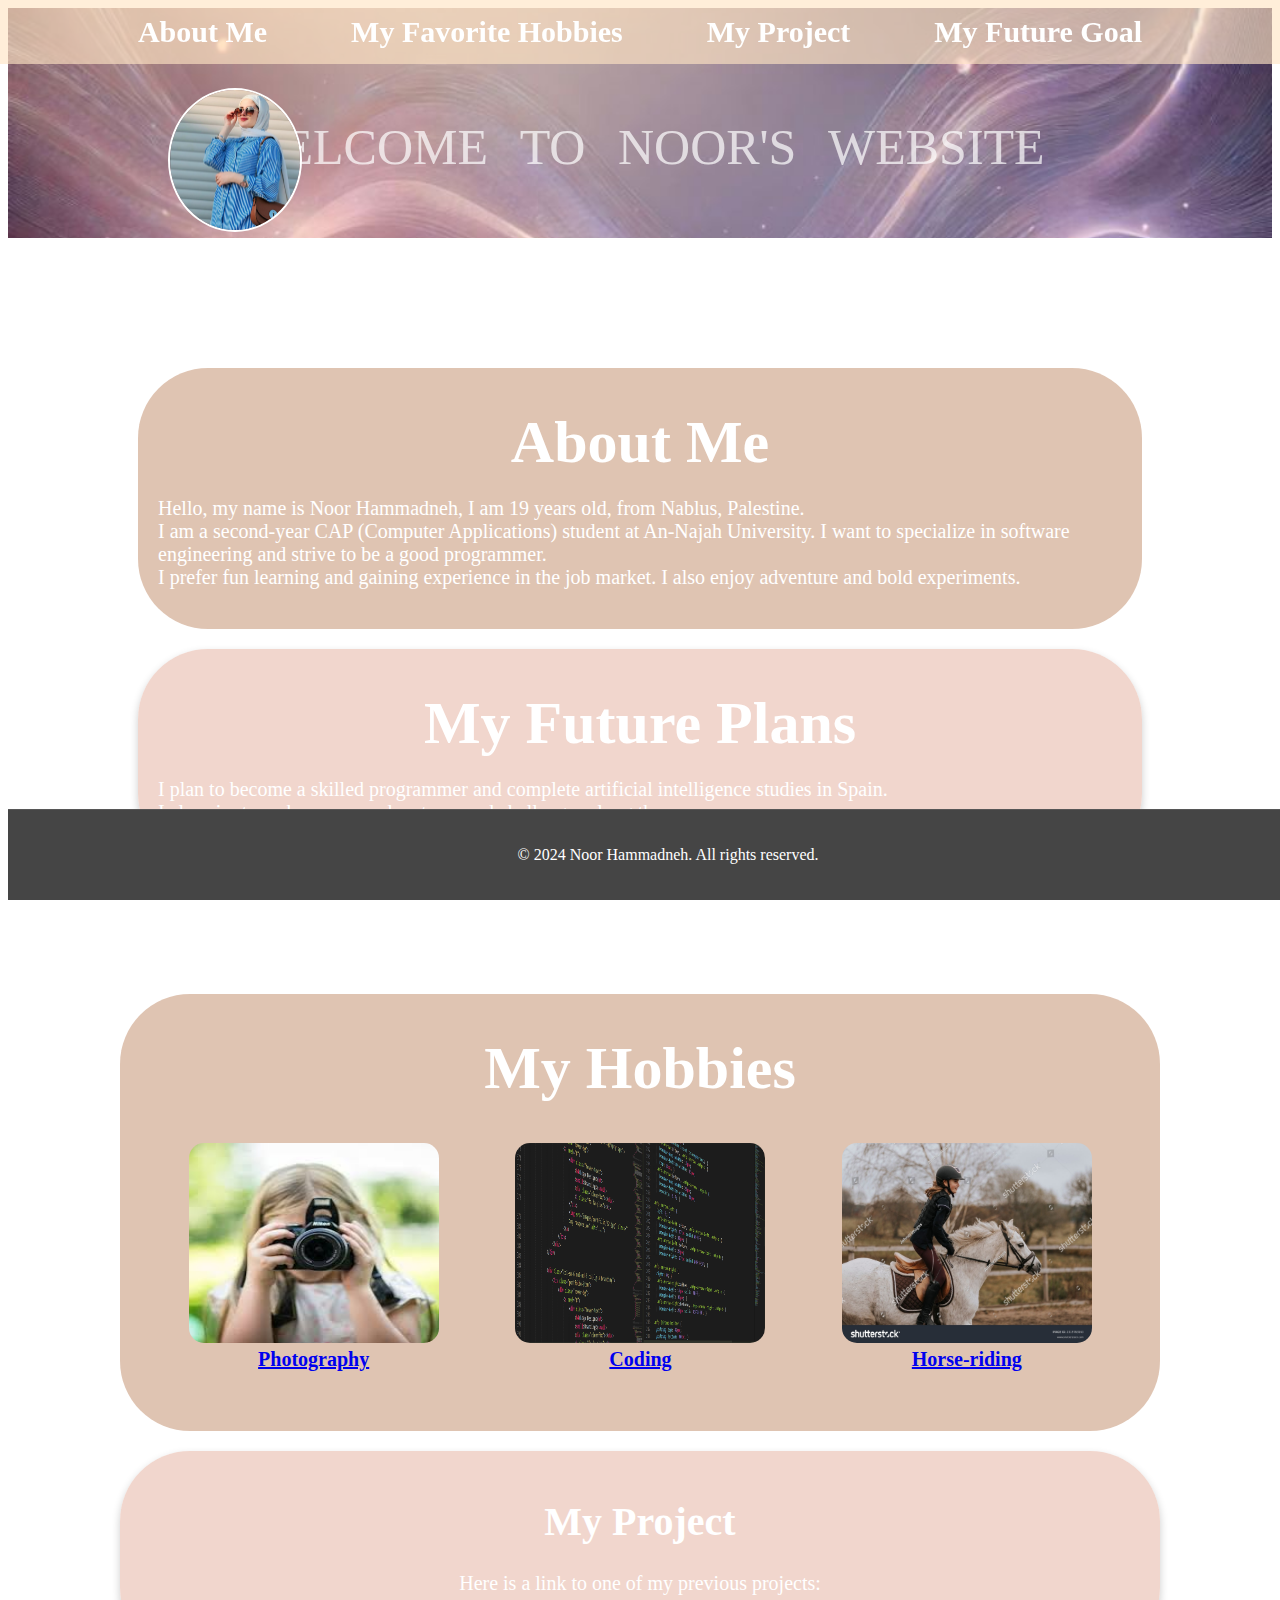
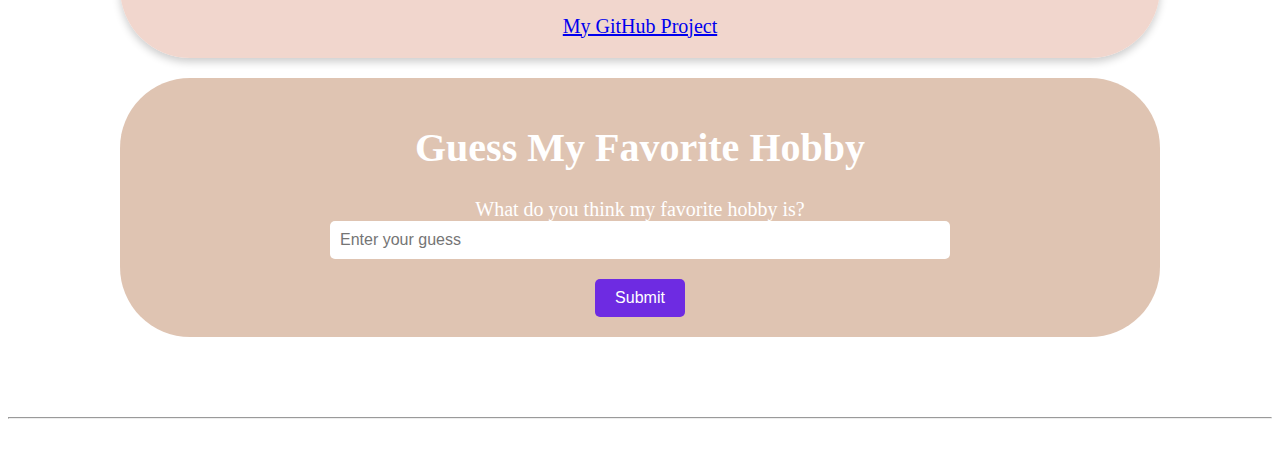
<file: index.html>
<!DOCTYPE html>
<html lang="en">
<head>
    <meta charset="UTF-8">
    <meta name="viewport" content="width=device-width, initial-scale=1.0">
    <title>Noor's Website</title>
    <link rel="stylesheet" href="web.css">
</head>
<body>
    <header>
        <nav>
            <ul>
                <li><a href="#AboutMe">About Me</a></li>
                <li><a href="#Hobbies">My Favorite Hobbies</a></li>
                <li><a href="#project">My Project</a></li>
                <li><a href="#future">My Future Goal</a></li>
            </ul>
        </nav>
        <div class="profile">
            <img src="./WhatsApp Image 2024-10-06 at 19.31.13_4a4c801b.jpg" alt="Noor" width="80" height="90" class="profile-image">
            <h1>WELCOME TO NOOR'S WEBSITE</h1>
        </div>
    </header>
    <main>
   
        <section class="about" id="AboutMe">
            <h1>About Me</h1>
            <p>
                Hello, my name is Noor Hammadneh, I am 19 years old, from Nablus, Palestine. <br>
                I am a second-year CAP (Computer Applications) student at An-Najah University. I want to specialize in software engineering and strive to be a good programmer.<br>
                I prefer fun learning and gaining experience in the job market. I also enjoy adventure and bold experiments.
            </p>
        </section>
        <section class="future" id="future">
            <h1>My Future Plans</h1>
            <p id="My future plan">
                I plan to become a skilled programmer and complete artificial intelligence studies in Spain. <br>
                I also aim to embrace new adventures and challenges along the way.
            </p>
        </section>
    </main>
    <section class="hobbies" id="Hobbies">
        <h1>My Hobbies</h1>
        <ul>
            <li>
                <img src="./phoroovoor.jpeg" alt="Photography" width="300" height="200">
                <a href="https://www.nlalorphotography.com/blog/taking-up-photography-as-a-hobby" target="_blank">
                    <b>Photography</b>
                </a>
            </li>
            <li>
                <img src="./programming-1836330_1280.png" alt="Coding" width="300" height="200">
                <a href="https://www.indeed.com/career-advice/career-development/hobbies-that-" target="_blank">
                    <b>Coding</b>
                </a>
            </li>
            <li>
                <img src="./الخيل.jpg" alt="Horse-riding" width="300" height="200">
                <a href="https://www.theplaidhorse.com/2024/06/05/beyond-the-saddle-exciting-hobbies" target="_blank">
                    <b>Horse-riding</b>
                </a>
            </li>
        </ul>
    </section>

    <section id="project" class="project">
        <h1>My Project</h1>
        <p>Here is a link to one of my previous projects:</p>
        <a href="https://github.com/noorzahi12/web1.git" target="_blank">My GitHub Project</a>
    </section>

    <section id="guess">
        <h1>Guess My Favorite Hobby</h1>
        <form action="/submit-hobby" method="POST">
            <label for="hobby">What do you think my favorite hobby is?</label><br>
            <input type="text" id="hobby" name="hobby" placeholder="Enter your guess"><br>
            <input type="submit" value="Submit">
        </form>
    </section>
    <br> <br>  <br> <br> <hr> 
    <br>
    <footer>
        <p>&copy; 2024 Noor Hammadneh. All rights reserved.</p>
    </footer>
</body>
</html>
</file>
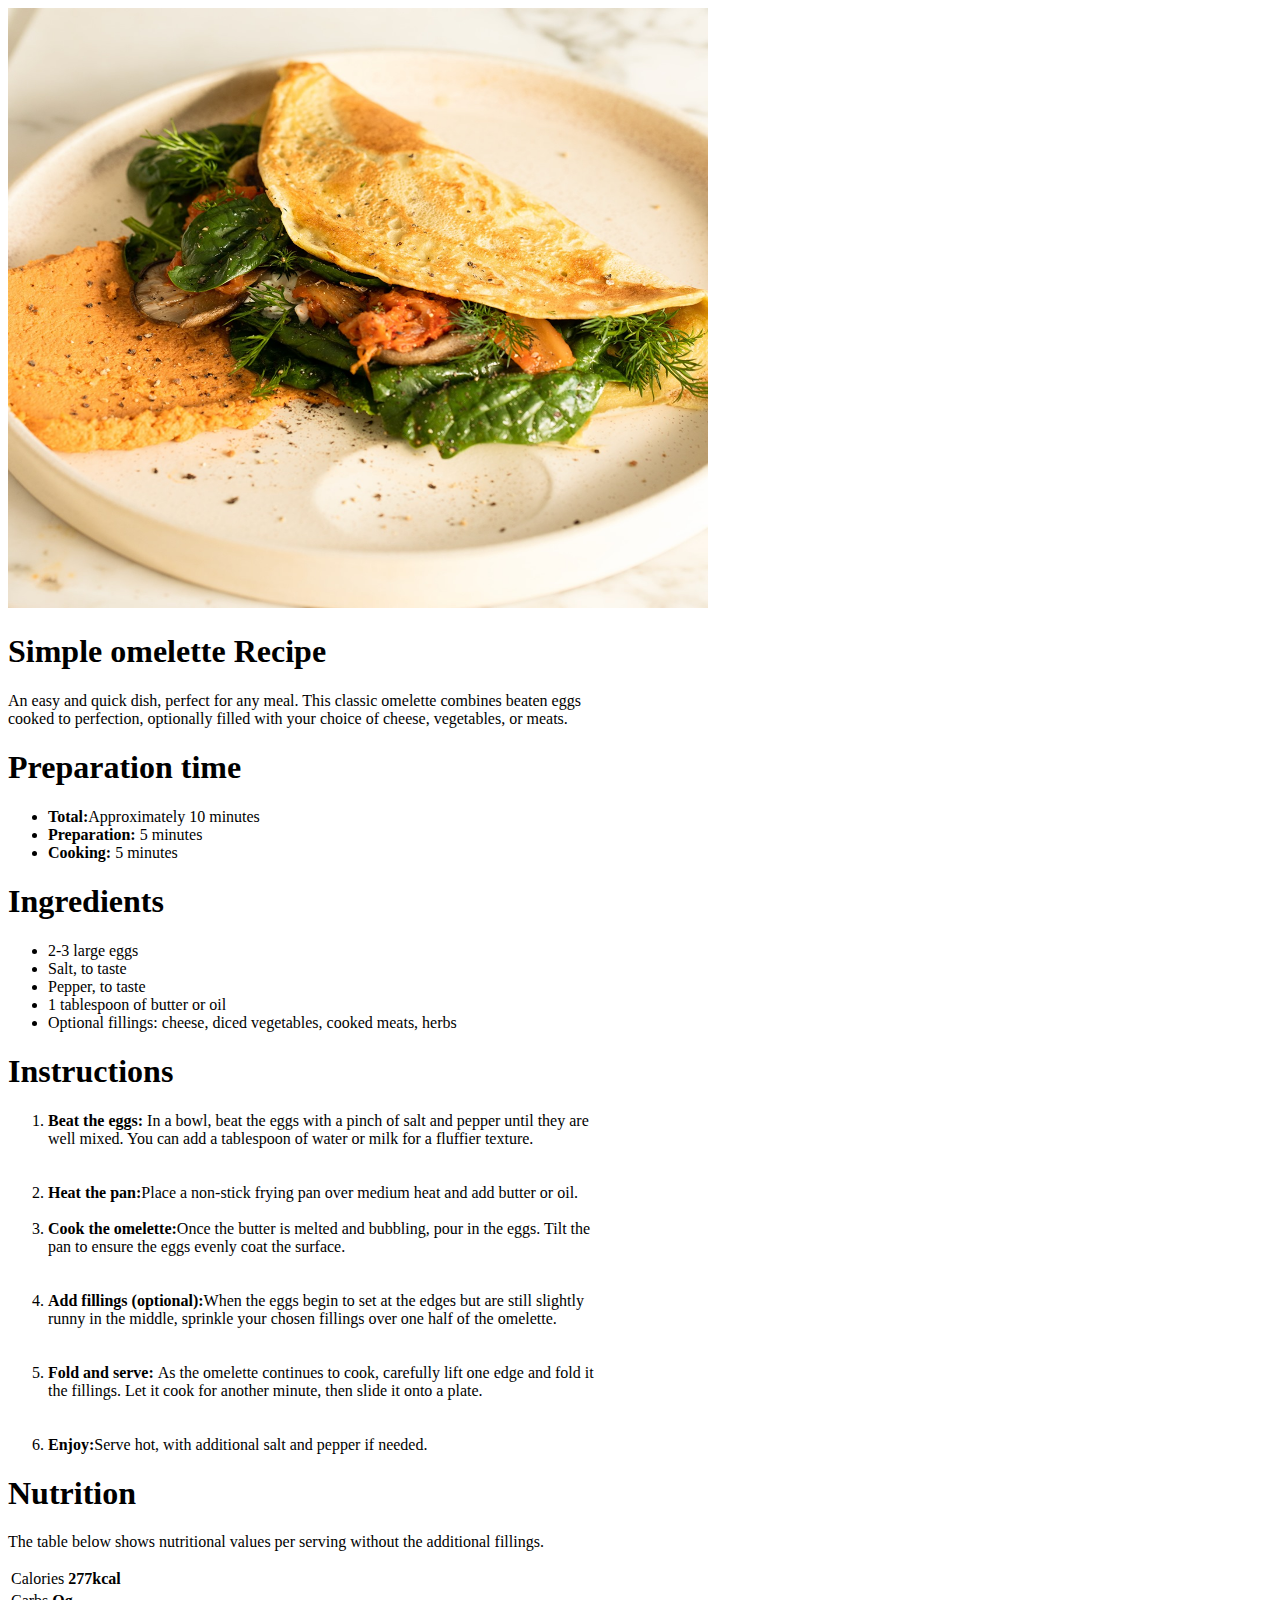
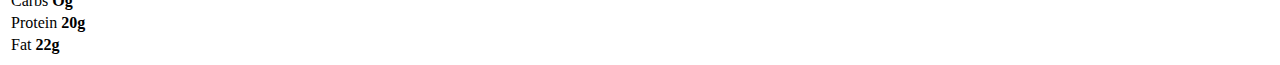
<file: WEB.HTML>
<!DOCTYPE html>
<html lang="en">
<head>
    <meta charset="UTF-8">
    <meta name="viewport" content="width=device-width, initial-scale=1.0">
    <title>description omelette</title>
</head>
<body>
    <div id="1">
        <img src="./photo.web.jpg  " alt=""bb" width="700" height="600"/>
    <h1>Simple omelette Recipe</h1>
    <p>
        An easy and quick dish, perfect for any meal. This classic omelette combines beaten eggs 
        <br> cooked to perfection, optionally filled with your choice of cheese, vegetables, or meats.
    </br>
    </p>
</div>
    <div id="2">
      <h1> Preparation time </h1>  
        <ul>
            <li>
            <b>Total:</b>Approximately 10 minutes
        </li>
        <li>
            <b>Preparation: </b>5 minutes
        </li>
        <li>
        <b>Cooking: </b> 5 minutes

        </li>
        </ul>
    </div>
       <div id= "3">
   <h1>Ingredients</h1>
<ul>
<li>2-3 large eggs</li>
<li>Salt, to taste</li> 
<li> Pepper, to taste</li>
<li>   1 tablespoon of butter or oil</li>
<li> Optional fillings: cheese, diced vegetables, cooked meats, herbs
</li>
</ul>
    </div>
   <div id="4">

    <h1>Instructions </h1>
    <ol>
<li>
    <b> Beat the eggs:</b> In a bowl, beat the eggs with a pinch of salt and pepper until they are <br>
        well mixed. You can add a tablespoon of water or milk for a fluffier texture.</br>  
        <br> </br>
</li>

        <li>
            <b> Heat the pan:</b>Place a non-stick frying pan over medium heat and add butter or oil.<br>
        </br>  </li>

<li>
    <b> Cook the omelette:</b>Once the butter is melted and bubbling, pour in the eggs. Tilt the <br>
    pan to ensure the eggs evenly coat the surface.</br> <br>
    </br>
</li>
<li>
    <b>Add fillings (optional):</b>When the eggs begin to set at the edges but are still slightly <br>
    runny in the middle, sprinkle your chosen fillings over one half of the omelette.</br> <br>
</br>
</li>

<li>
    <b> Fold and serve: </b> As the omelette continues to cook, carefully lift one edge and fold it <br>
    the fillings. Let it cook for another minute, then slide it onto a plate.</br> <br> </br>
</li>

<li>
<b>Enjoy:</b>Serve hot, with additional salt and pepper if needed. 
</li>
    </ol>
   </div>
   <div id="5">
<h1> Nutrition</h1>
<p>  The table below shows nutritional values per serving without the additional fillings.</p>
<table>
<tr> 
 <td> Calories     <b> 277kcal
    </b> </td> </tr>
<tr>  
    <td>  Carbs    <b> Og

</b> </td> </tr>
<tr> 
    <td> Protein        <b>20g

</b> </tr> </td>

<tr> <td>  Fat     <b>22g

</b> </tr> </td>

</table>

   </div>
</body>
</html>
</file>
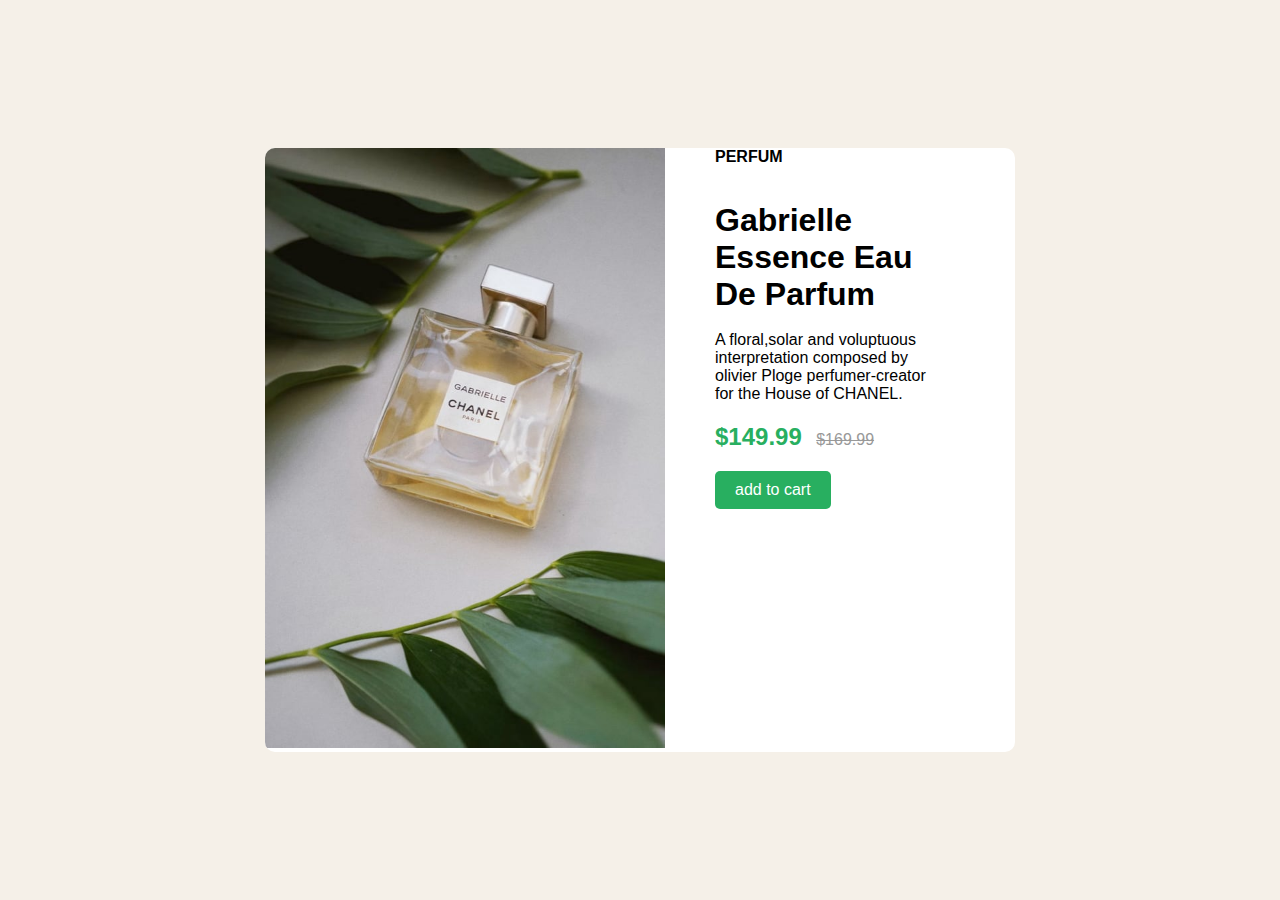
<file: product-preview-card-component-main/product-preview-card-component-main/noor.html>
<!DOCTYPE html>
<html lang="en">
<head>
    <meta charset="UTF-8">
    <meta name="viewport" content="width=device-width, initial-scale=1.0">
    <title>Best Buy</title>
    <link rel="stylesheet" href="noor.css">

</head>
<body>
    <div class="product-card">
        <div class="prodect-img">
<img src="./images/image-product-desktop.jpg" alt="noor" alt="noor" height="600" width="400">
</div>
<div class="prodect-info">
<h4> PERFUM</h4> <br><br>

<h1>Gabrielle <br>Essence Eau<br> De Parfum</h1>  <br>
<p>A floral,solar and voluptuous <br>
    interpretation composed by<br> olivier Ploge perfumer-creator<br> for the House of CHANEL.</p>
<div class="price">
    <span class="current-price">$149.99</span>
    <span class="original-price">$169.99</span>
</div>
<button class="add-to-cart">add to cart</button>

</button>
</div>
    </div>
</body>
</html>
</file>
<file: web.css>
header {
    background-image: url(./noor\ img.jpg); 
    background-size: cover; 
    background-position: center; 
    text-align:center; 
    padding: 40px; 
    color:rgb(255, 255, 255);
    position:relative; 
    height: 150px;
}

nav {
    background-color:rgba(255, 228, 196, 0.642); 
    text-align: center; 
    position:fixed; 
    top: 0; 
    left: 0;
    right: 0; 
    z-index: 10;
    padding: 15px 0; 
}

nav ul {
    list-style-type: none; 
    margin: 0;
    padding: 0;
}

nav ul li {
    display: inline-block; 
    margin: 0 25px; 
}

nav ul li a {
    color: white; 
    text-decoration: none; 
    font-size: 30px;
    padding: 15px;
    font-family:Georgia, 'Times New Roman', Times, serif;
    font-weight: bold;
}

nav ul li a:hover {
    background-color:rgb(110, 43, 226); 
    border-radius: 5px; 
}

.profile-image {
    width: 130px; 
    height: 140px;  
    border-radius: 50%;  
    object-fit: cover;  
    border: 2px solid white; 
    position: absolute;
    top: 80px;   
    left: 160px;  
}

.profile h1 {
    font-size: 50px; 
    word-spacing: 20px;
    color: rgba(255, 255, 255, 0.7); 
    text-transform: uppercase; 
    font-weight:normal; 
    margin-top: 70px; 
}
main {
    margin: 100px;
    padding: 30px;
    background-color: rgba(255, 196, 196, 0);
}
.about {
    background-color: rgba(220, 190, 170, 0.9); 
    color: white; 
    padding: 20px; 
    margin-top: 0px; 
    text-align: left; 
    width:auto; 
    max-width: 1000px; 
    margin-left:auto; 
    margin-right:auto;
        font-size: 20px;
    border-radius: 70px; 
}

.about h1 {
    text-align: center;
    font-size: 60px;
    margin: 20px 0; 
}
.future {
    background-color: rgba(240, 210, 200, 0.9);; 
    color: white; 
    padding: 20px; 
    margin-top: 20px; 
    text-align: left; 
    width: auto; 
    max-width: 1000px; 
    margin-left: auto; 
    margin-right: auto;
    font-size: 20px;
    border-radius: 70px; 
    box-shadow: 0 4px 8px rgba(0, 0, 0, 0.2); 
}

.future h1 {
    text-align: center;
    font-size: 60px;
    margin: 20px 0; 
}

.hobbies {
    background-color:rgba(220, 190, 170, 0.9); 
    color: white; 
    padding: 20px; 
    margin-top: 20px; 
    text-align: center; 
    width: auto; 
    max-width: 1000px; 
    margin-left: auto; 
    margin-right: auto;
    font-size: 20px;
    border-radius: 70px; 
}

.hobbies h1 {
    text-align: center;
    font-size: 60px;
    margin: 20px 0; 
    justify-content: space-around;
}

.hobbies ul {
    list-style-type: none;
    padding: 0;
    display: flex; 
}

.hobbies ul li {
    position: relative; 
    margin: 20px; 
}

.hobby-container {
    position: relative; 
}

.hobbies ul li img {
    border-radius: 15px;
    width: 250px; 
    height: 200; 
transition:  transform 0.3s ease;

}

.project {
    background-color:rgba(240, 210, 200, 0.9); 
    color: white;
    padding: 20px;
    margin-top: 20px; 
    text-align: center; 
    width: auto;
    max-width: 1000px;
    margin-left: auto;
    margin-right: auto;
    font-size: 20px;
    border-radius: 70px;
    box-shadow: 0 4px 8px rgba(0, 0, 0, 0.2);
}

#guess {
    background-color: rgba(220, 190, 170, 0.9);
    color: white;
    padding: 20px;
    margin-top: 20px;
    text-align: center;
    width: auto;
    max-width: 1000px;
    margin-left: auto;
    margin-right: auto;
    font-size: 20px;
    border-radius: 70px;
 
}

#guess input[type="text"] {
    padding: 10px;
    font-size: 16px;
    width: 60%;
    margin-bottom: 20px;
    border-radius: 5px;
    border: none;
}

#guess input[type="submit"] {
    padding: 10px 20px;
    background-color: rgb(110, 43, 226);
    color: white;
    font-size: 16px;
    border: none;
    border-radius: 5px;
    cursor: pointer;
}

#guess input[type="submit"]:hover {
    background-color: rgb(90, 35, 200); 
}

footer {
    text-align: center;
    padding: 20px;
    background-color: hsl(0, 0%, 27%);
    color: white;
    font-size: 16px;
    position: fixed;
    width: 100%;
    bottom: 0;
    border-top: 1px solid rgba(255, 255, 255, 0.1);
}
</file>
<file: product-preview-card-component-main/product-preview-card-component-main/noor.css>
* {
    margin: 0;
    padding: 0;
    box-sizing: border-box;
}

body {
    font-family: Arial, sans-serif;
    background-color: #f5f0e8;
    display: flex;
    justify-content: center;
    align-items: center;
    height: 100vh;
}

.product-card {
    display: flex;
    background-color: hsl(0, 0%, 100%);
    border-radius: 10px;
    overflow: hidden;
    max-width: 750px; 
    width: 100%;
    gap: 50px;
}

.product-img {
    width: 400px; 
    object-fit: cover;
    margin-right: 60px;
}

.product-info {
    padding: 60px;
    display: flex;
    flex-direction: column;
    justify-content:space-between;

}

.product-info h4 {
    text-decoration: line-through;
    color: hsl(0, 0%, 60%);
    font-size: 16px;
    margin-left: 10px;

    font-size: 20px;
    letter-spacing: 1px;
    margin-bottom: 5px;
    text-transform: uppercase;
    margin-top: auto;
    text-align: left;
    font-weight: bold;

}

.product-info h1 {
    font-size: 24px;
    font-weight: bold;
    margin: 20px 0 10px 0;
    text-align: center; 
}

.product-info p {
    font-size: 14px;
    line-height: 1.6;
    color: hsla(0, 0%, 20%, 0.659);
}

.price {
    margin: 20px 0;
}

.current-price {
    font-size: 24px;
    font-weight: bold;
    color: hsl(145, 63%, 42%);
}

.original-price {
    text-decoration: line-through;
    color: hsl(0, 0%, 60%);
    font-size: 16px;
    margin-left: 10px;
}

.add-to-cart {
    background-color: hsl(145, 63%, 42%);
    color: white;
    padding: 10px 20px;
    border: none;
    border-radius: 5px;
    cursor: pointer;
    font-size: 16px;
    text-align: center; 
}

.add-to-cart:hover {
    background-color: hsl(145, 63%, 35%);
}
</file>
